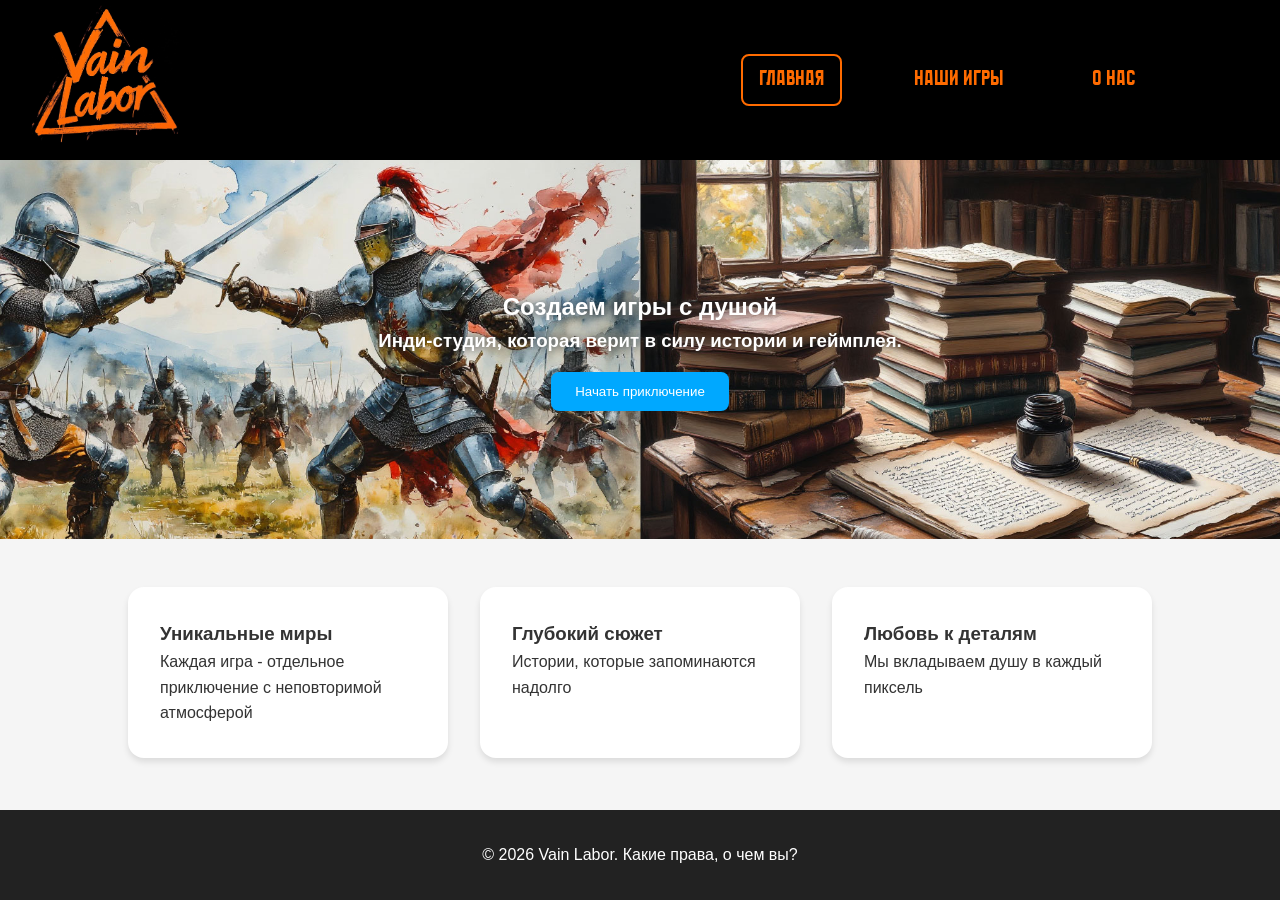
<file: index.html>
<!Doctype html>
<html lang="en">
<head>
    <meta charset="UTF-8">
    <title>Vain Labor</title>
    <link rel="stylesheet" href="css/style.css">
    <link rel="stylesheet" href="css/index.css">
</head>
<body class="page-home">
<div id="header-placeholder"></div>

<main class="main">
    <section class="parallax-container" id="parallaxContainer">
        <img src="content/img/parallax-common-2.png" alt="background" class="parallax-background" id="parallaxBg">
        <div class="content">
            <div class="inner-content">
                <h1>Создаем игры с душой</h1>
                <h3>Инди-студия, которая верит в силу истории и геймплея.</h3>
                <button id="cta-button" onclick="window.location.href='games.html'">Начать приключение</button>
            </div>
        </div>
    </section>

    <section class="features">
        <div class="feature-card" data-anim="fadeIn">
            <h3>Уникальные миры</h3>
            <p>Каждая игра - отдельное приключение с неповторимой атмосферой</p>
        </div>
        <div class="feature-card" data-anim="fadeIn">
            <h3>Глубокий сюжет</h3>
            <p>Истории, которые запоминаются надолго</p>
        </div>
        <div class="feature-card" data-anim="fadeIn">
            <h3>Любовь к деталям</h3>
            <p>Мы вкладываем душу в каждый пиксель</p>
        </div>
    </section>
</main>

<div id="footer-placeholder"></div>

<script src="js/main.js"></script>
<script src="js/components-loader.js"></script>
<script src="js/animations.js"></script>
<script src="js/parallax.js"></script>
</body>
</html>
</file>
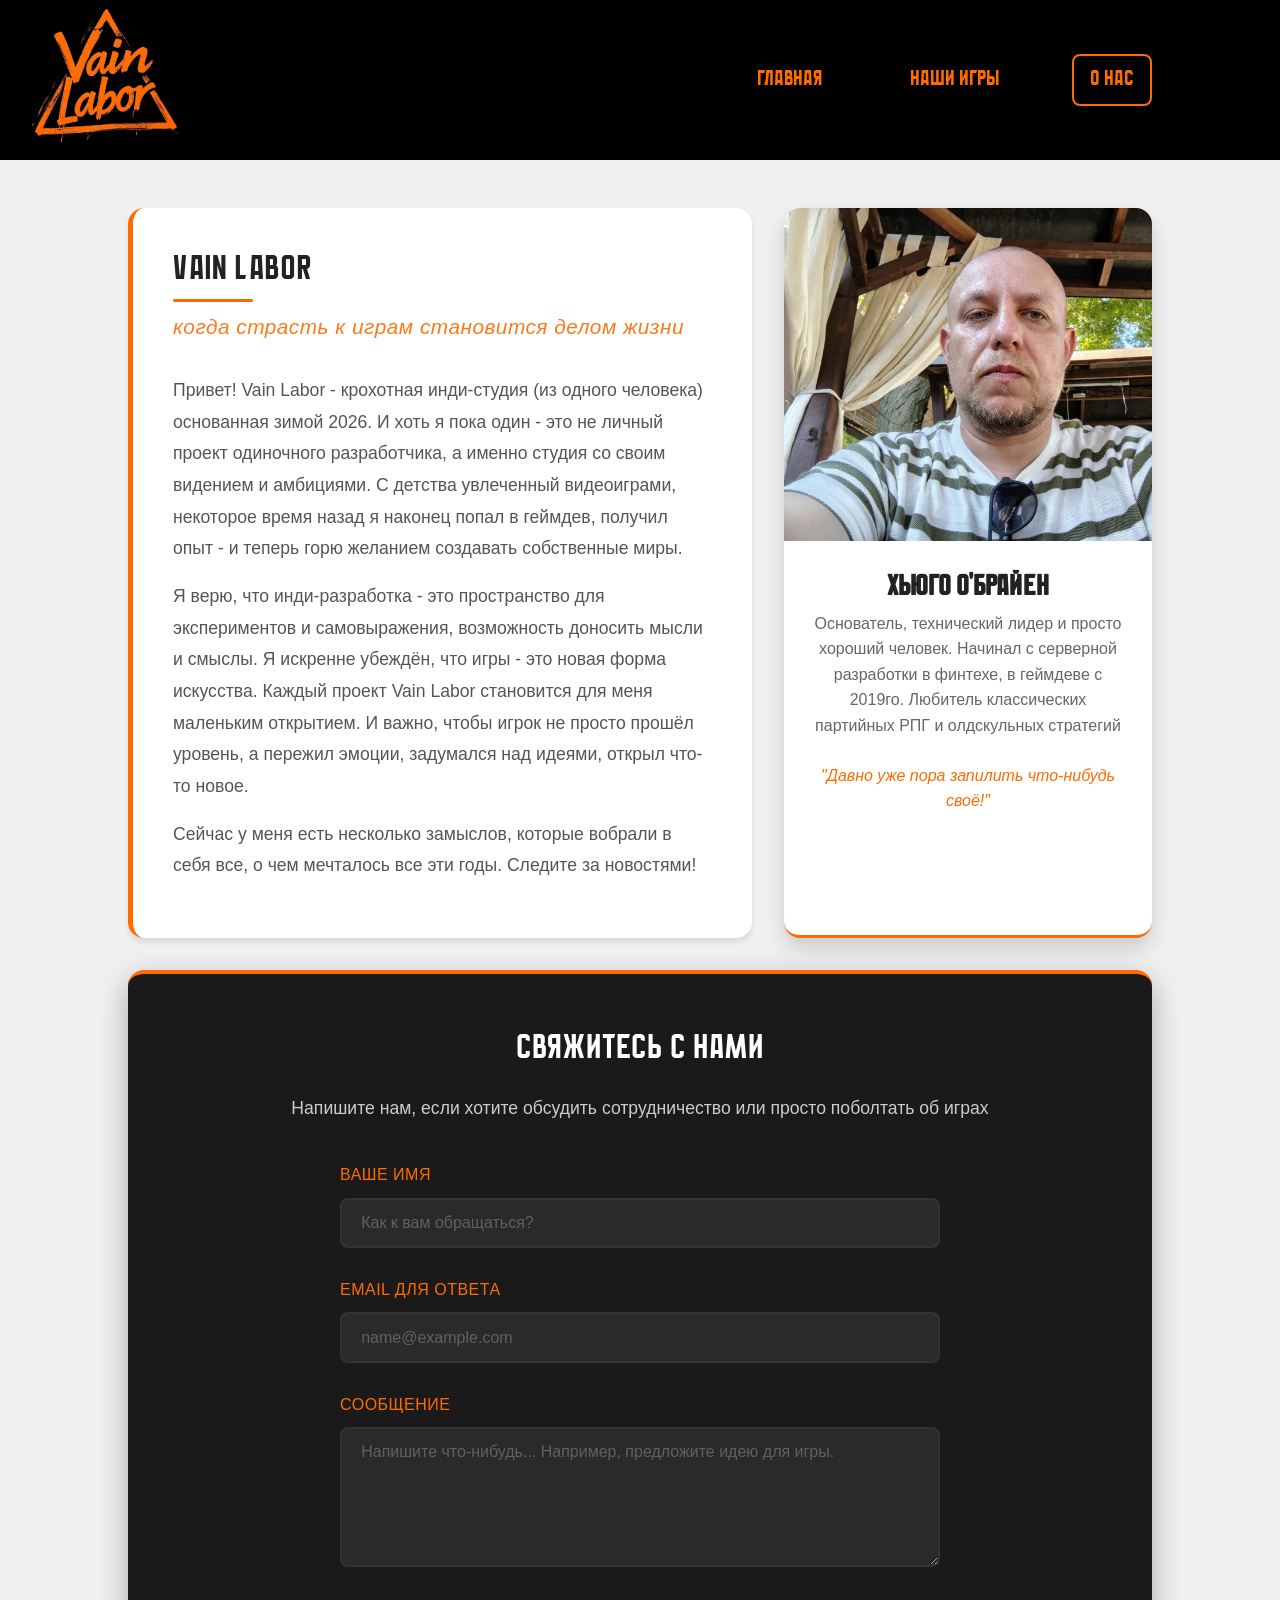
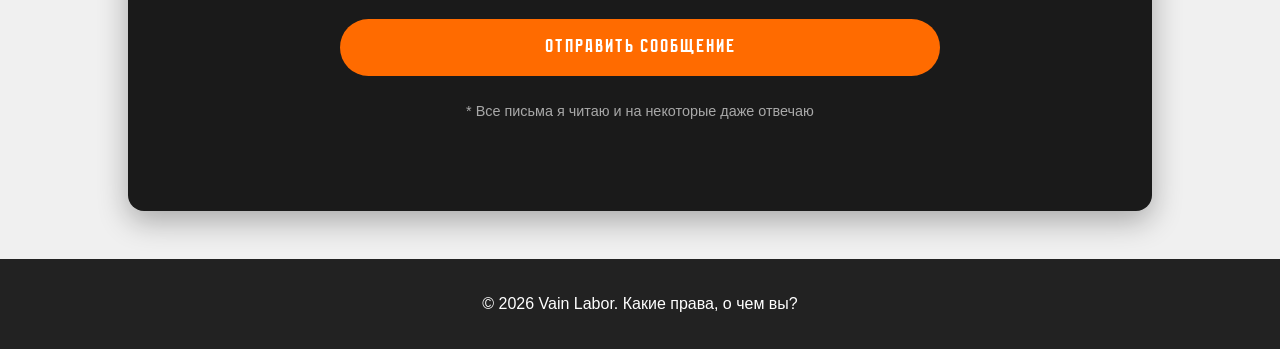
<file: about.html>
<!Doctype html>
<html lang="en">
<head>
    <meta charset="UTF-8">
    <title>Vain Labor | О нас</title>
    <link rel="stylesheet" href="css/style.css">
    <link rel="stylesheet" href="css/about.css">
</head>
<body class="page-about">
<div id="header-placeholder"></div>

<main class="main">
    <div class="about-section">

        <div class="about-container">
            <section class="company-description" data-anim="fadeIn">
                <h1>Vain Labor</h1>
                <div class="subhead">когда страсть к играм становится делом жизни</div>
                <p>
                    Привет! Vain Labor - крохотная инди-студия (из одного человека) основанная зимой 2026. И хоть я пока
                    один - это не личный проект одиночного разработчика, а именно студия со своим видением и амбициями.
                    С детства увлеченный видеоиграми, некоторое время назад я наконец попал в геймдев, получил опыт - и
                    теперь горю желанием создавать собственные миры.
                </p>
                <p>
                    Я верю, что инди-разработка - это пространство для экспериментов и самовыражения, возможность доносить
                    мысли и смыслы. Я искренне убеждён, что игры - это новая форма искусства. Каждый проект Vain Labor
                    становится для меня маленьким открытием. И важно, чтобы игрок не просто прошёл уровень, а пережил эмоции,
                    задумался над идеями, открыл что-то новое.
                </p>
                <p>
                    Сейчас у меня есть несколько замыслов, которые вобрали в себя все, о чем мечталось все эти годы. Следите за новостями!
                </p>
            </section>

            <section class="team">
                <div class="member" data-anim="zoomIn">
                    <img src="content/img/face_one.jpg" alt="Фото автора">
                    <h3>Хьюго О'Брайен</h3>
                    <p>
                        Основатель, технический лидер и просто хороший человек. Начинал с серверной разработки в финтехе, в
                        геймдеве с 2019го. Любитель классических партийных РПГ и олдскульных стратегий
                    </p>
                    <p style="padding-top: 0; font-style: italic;">"Давно уже пора запилить что-нибудь своё!"</p>
                </div>
            </section>
        </div>

        <section class="contact-form-section" data-anim="slideUp">
            <h2>Свяжитесь с нами</h2>
            <p>Напишите нам, если хотите обсудить сотрудничество или просто поболтать об играх</p>

            <form class="contact-form" id="mail_form" method="POST" enctype="multipart/form-data">

                <div class="form-group">
                    <label for="fc-generated-1-name">Ваше имя</label>
                    <input type="text" id="fc-generated-1-name" name="name" placeholder="Как к вам обращаться?" required>
                </div>

                <div class="form-group">
                    <label for="fc-generated-1-email">Email для ответа</label>
                    <input type="email" id="fc-generated-1-email" name="email" placeholder="name@example.com" required>
                </div>

                <div class="form-group">
                    <label for="fc-generated-1-message">Сообщение</label>
                    <textarea id="fc-generated-1-message" name="message" placeholder="Напишите что-нибудь... Например, предложите идею для игры." required></textarea>
                </div>

                <button type="submit" class="submit-btn" id="submit-btn">Отправить сообщение</button>
                <div id="form-status" style="text-align: center; margin-top: 1rem; padding: 0.5rem; border-radius: 0.5rem; display: none;"></div>
            </form>
            <p style="text-align: center; margin-top: 1.5rem; font-size: 0.9rem; opacity: 0.8;">* Все письма я читаю и на некоторые даже отвечаю</p>
        </section>
    </div>
</main>

<div id="footer-placeholder"></div>

<script src="js/main.js"></script>
<script src="js/components-loader.js"></script>
<script src="js/animations.js"></script>

<script>
    document.getElementById('mail_form').addEventListener('submit', async function(e) {
        e.preventDefault();

        const form = e.target;

        const submitBtn = document.getElementById('submit-btn');
        const statusDiv = document.getElementById('form-status');

        statusDiv.style.display = 'block';
        statusDiv.style.backgroundColor = '#333';
        statusDiv.style.color = '#ff6b00';
        statusDiv.textContent = 'Отправка...';

        submitBtn.disabled = true;
        submitBtn.textContent = 'Отправляем...';

        const formData = new FormData(form);
        const urlEncodedData = new URLSearchParams(formData).toString();

        try {
            const response = await fetch('https://formcarry.com/s/8eF_uJWAQYs', {
                method: 'POST',
                body: urlEncodedData,
                headers: {
                    'Content-Type': 'application/x-www-form-urlencoded',
                    'Accept': 'application/json'
                }
            });

            if (response.ok) {
                // Успех
                statusDiv.style.backgroundColor = '#4CAF50';
                statusDiv.style.color = 'white';
                statusDiv.textContent = '✓ Спасибо! Сообщение отправлено. Мы скоро ответим!';
                form.reset();


                setTimeout(() => {
                    statusDiv.style.display = 'none';
                }, 5000);
            } else {
                throw new Error('Ошибка отправки');
            }
        } catch (error) {
            statusDiv.style.backgroundColor = '#f44336';
            statusDiv.style.color = 'white';
            statusDiv.textContent = '✗ Что-то пошло не так. Попробуйте позже или напишите нам напрямую.';
        } finally {
            submitBtn.disabled = false;
            submitBtn.textContent = 'Отправить сообщение';

            setTimeout(() => {
                statusDiv.style.display = 'none';
            }, 5000);
        }
    });
</script>
</body>
</html>
</file>
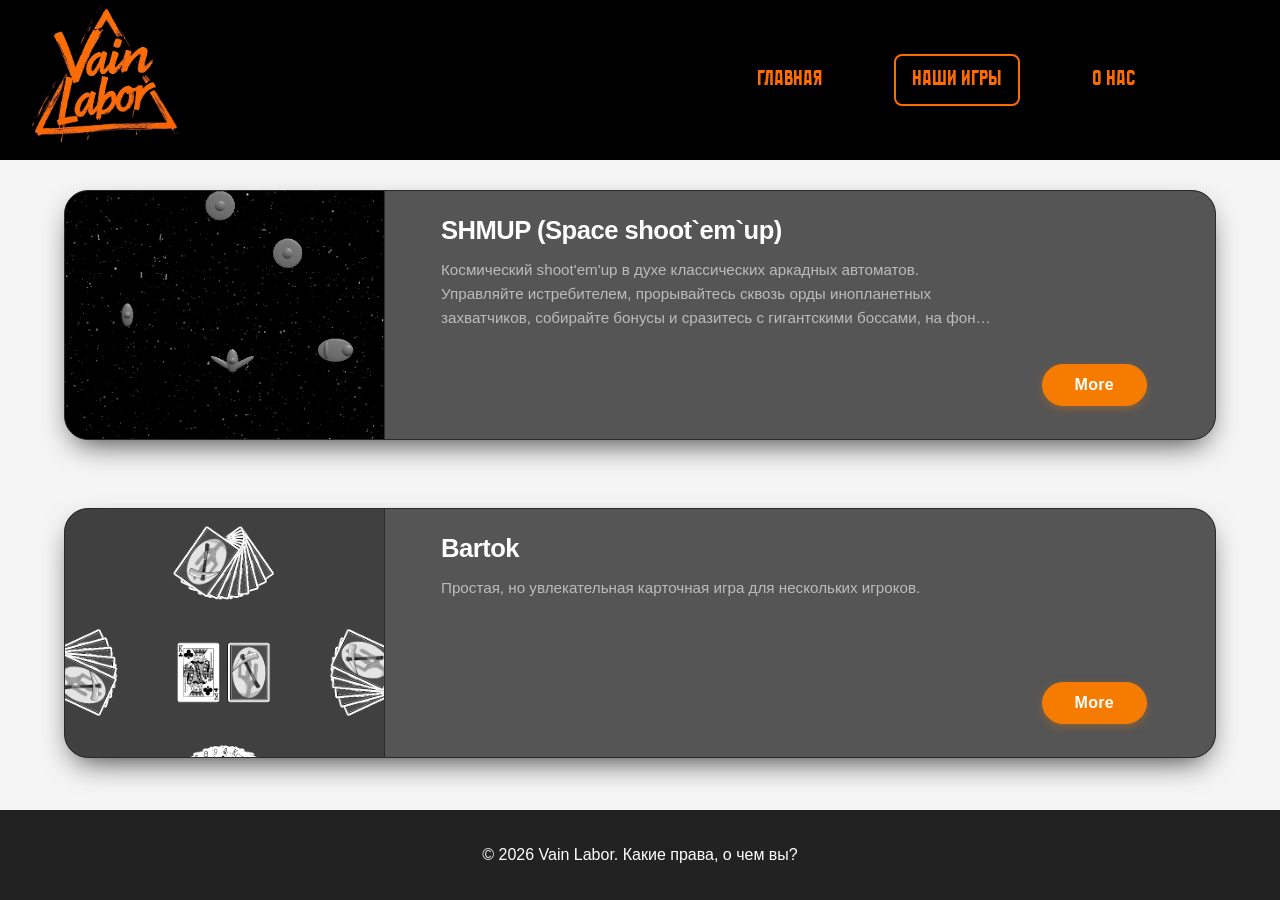
<file: games.html>
<!Doctype html>
<html lang="en">
<head>
    <meta charset="UTF-8">
    <title>Vain Labor</title>
    <link rel="stylesheet" href="css/style.css">
    <link rel="stylesheet" href="css/games.css">
    <link rel="stylesheet" href="css/modal.css">
</head>
<body class="page-home">
<div id="header-placeholder"></div>

<main class="main">
    <section class="cards-grid">
        <div class="game-card" data-anim="slideUp">
            <div class="card-preview">
                <img class="preview-img" src="content/img/games/shmup.png" alt="Space Shoot`Em`Up">
            </div>
            <div class="card-content">
                <h2 class="game-title">SHMUP (Space shoot`em`up)</h2>
                <p class="game-desc">Космический shoot'em'up в духе классических аркадных автоматов. Управляйте истребителем,
                прорывайтесь сквозь орды инопланетных захватчиков, собирайте бонусы и сразитесь с гигантскими боссами, на
                фоне звездных просторов.</p>
                <button class="details-button" type="button" onclick="modalManager.open('shmup-popup.html')">More</button>
            </div>
        </div>
        <div class="game-card" data-anim="slideUp">
            <div class="card-preview">
                <img class="preview-img" src="content/img/games/bartok.png" alt="Bartok">
            </div>
            <div class="card-content">
                <h2 class="game-title">Bartok</h2>
                <p class="game-desc">Простая, но увлекательная карточная игра для нескольких игроков.</p>
                <button class="details-button" type="button" onclick="modalManager.open('bartok-popup.html')">More</button>
            </div>
        </div>
    </section>
</main>

<div id="footer-placeholder"></div>

<script src="js/main.js"></script>
<script src="js/animations.js"></script>
<script src="js/components-loader.js"></script>
<script src="js/game-cards.js"></script>
</body>
</html>
</file>
<file: css/style.css>
* {
    margin: 0;
    padding: 0;
    box-sizing: border-box;
}

@font-face {
    font-family: 'Stengazeta';
    src: url('../content/fonts/Stengazeta-Regular_5.ttf') format('truetype');
    font-weight: 400;
    font-style: normal;
    font-display: swap;
}

html {
    height: 100%;
}

body {
    font-family: 'Segoe UI', sans-serif;
    line-height: 1.6;
    color: #333;
    background-color: #f5f5f5;
    min-height: 100vh;
    display: flex;
    flex-direction: column;
    margin: 0;
}

.main {
    flex: 1 0 auto;
}

.header {
    display: flex;
    justify-content: space-between;
    align-items: center;
    padding-left: 30px;
    padding-right: 10%;
    background-color: #000;
    color: white;
    z-index: 100;
    top: 0;
    left: 0;
    right: 0;
    height: 160px;
}

.logo {
    font-size: 1.5rem;
    font-weight: bold;
}
.logo img {
    max-height: 150px;
}

.nav {
    display: flex;
    gap: 3.5rem;
}

.nav-link {
    color: #ff6b00;
    text-decoration: none;
    font-weight: 500;
    font-size: 1.4rem;
    padding: 0.5rem 1rem;
    border-radius: 0.25rem;
    transition:
            color 0.3s ease,
            background-color 0.3s ease,
            transform 0.2s ease;
    display: inline-block;
    font-family: 'Stengazeta', sans-serif;
    line-height: 1.6;
}

.nav-link:hover {
    color: #000000;
    background-color: #ff6b00;
    transform: translateY(-2px);
}

.nav-link.active {
    border: 2px solid #ff6b00;
    border-radius: 0.5rem;
    padding: calc(0.5rem - 2px) 1rem;
    background-color: transparent;
    transition: none;
}
.nav-link.active:hover {
    color: #ff6b00;
    background-color: transparent;
    transform: none;
    box-shadow: none;
}



#cta-button {
    margin-top: 1rem;
    padding: 0.75rem 1.5rem;
    background-color: #00a8ff;
    color: white;
    border: none;
    border-radius: 0.5rem;
    cursor: pointer;
    transition: background-color 0.3s;
}

.features{
    display: grid;
    grid-template-columns: repeat(3, 1fr);
    gap: 2rem;
    padding: 3rem 10%;
}

.member {
    background-color: white;
    border-radius: 1rem;
    overflow: hidden;
    box-shadow: 0 4px 6px rgba(0, 0, 0, 0.1);
    opacity: 0;
    transition: opacity 0.6s, transform 0.6s;
}

.footer {
    text-align: center;
    padding: 2rem;
    background-color: #222;
    color: white;
}

/* Анимации */
.fadeIn {
    opacity: 1 !important;
    transform: translateY(0) !important;
}

.slideUp {
    opacity: 1 !important;
    transform: translateY(0) !important;
}

.zoomIn {
    opacity: 1 !important;
    transform: scale(1) !important;
}
</file>
<file: css/index.css>
.parallax-container {
    position: relative;
    width: 100%;
    height: 100%;
    overflow: hidden;
}
.parallax-background {
    position: absolute;
    height: 100%;
    width: auto;
    left: 50%;
    transform: translateX(-50%);
    max-width: none;
    min-width: 100%;
    user-select: none;
}
.content {
    position: relative;
    z-index: 10;
    color: white;
    text-align: center;
    padding-top: 10%;
    padding-bottom: 10%;
    text-shadow: 0 0 10px #333333;
}

#cta-button:hover {
    background-color: #008cd6;
    transform: scale(1.05);
}

.feature-card {
    background-color: white;
    padding: 2rem;
    border-radius: 1rem;
    box-shadow: 0 4px 6px rgba(0, 0, 0, 0.1);
    opacity: 0;
    transform: translateY(20px);
    transition: opacity 0.5s, transform 0.5s;
}
</file>
<file: css/about.css>
.about-section {
    margin: 0 auto;
    padding: 3rem 10%;
}

.about-container {
    display: flex;
    flex-wrap: wrap;
    gap: 2rem;
}

.company-description {
    flex: 1 1 60%;
    min-width: 300px;
    background-color: white;
    padding: 2.5rem;
    border-radius: 1rem;
    box-shadow: 0 4px 6px rgba(0, 0, 0, 0.1);
    border-left: 5px solid #ff6b00;
}

.company-description h1 {
    font-size: 2.2rem;
    color: #222;
    margin-bottom: 0.5rem;
    font-family: 'Stengazeta', sans-serif;
    letter-spacing: 1px;
    line-height: 1.3;
    font-weight: 500;
    border-left: none;
    padding-left: 0;
    position: relative;
    display: inline-block;
}

.company-description h1::after {
    content: '';
    position: absolute;
    bottom: -8px;
    left: 0;
    width: 80px;
    height: 3px;
    background-color: #ff6b00;
    border-radius: 3px;
}

.company-description .subhead {
    font-size: 1.3rem;
    color: #ff6b00;
    margin-bottom: 2rem;
    font-style: italic;
    font-weight: 300;
    letter-spacing: 0.5px;
    opacity: 0.9;
    padding-top: 0.5rem;
}

.company-description p {
    margin-bottom: 1rem;
    font-size: 1.1rem;
    color: #555;
    line-height: 1.8;
}

.company-description p:first-of-type {
    margin-top: 1.5rem;
}

.team {
    flex: 1 1 35%;
    min-width: 250px;
    display: flex;
    justify-content: center;
}

.member {
    max-width: 400px;
    width: 100%;
    text-align: center;
    background-color: white;
    border-radius: 1rem;
    overflow: hidden;
    box-shadow: 0 10px 20px rgba(0, 0, 0, 0.15);
    transition: transform 0.3s ease, box-shadow 0.3s ease;
    border-bottom: 3px solid #ff6b00;
    /*margin: 0 auto 3rem auto;*/
}

.member:hover {
    transform: translateY(-5px);
    box-shadow: 0 15px 30px rgba(0, 0, 0, 0.2);
}

.member img {
    width: 100%;
    height: auto;
    display: block;
    filter: grayscale(20%);
}

.member h3 {
    margin-top: 1.5rem;
    font-size: 1.8rem;
    color: #222;
    font-family: 'Stengazeta', sans-serif;
}

.member p {
    padding: 0 1.5rem 1.5rem 1.5rem;
    color: #666;
}

.member p:last-child {
    color: #ff6b00;
    font-weight: 500;
}

.contact-form-section {
    background-color: #1a1a1a;
    border-radius: 1rem;
    padding: 3rem;
    margin-top: 2rem;
    color: #f5f5f5;
    box-shadow: 0 10px 30px rgba(0, 0, 0, 0.3);
    border-top: 4px solid #ff6b00;
}

.contact-form-section h2 {
    font-size: 2.2rem;
    margin-bottom: 1rem;
    text-align: center;
    color: white;
    font-family: 'Stengazeta', sans-serif;
    letter-spacing: 1px;
    font-weight: 500;
}

.contact-form-section > p {
    text-align: center;
    margin-bottom: 2.5rem;
    color: #ccc;
    font-size: 1.1rem;
}

.contact-form {
    max-width: 600px;
    margin: 0 auto;
}

.form-group {
    margin-bottom: 1.8rem;
}

.form-group label {
    display: block;
    margin-bottom: 0.6rem;
    font-weight: 500;
    font-size: 1rem;
    color: #ff6b00;
    text-transform: uppercase;
    letter-spacing: 0.5px;
}

.form-group input,
.form-group textarea {
    width: 100%;
    padding: 0.9rem 1.2rem;
    border: 2px solid #333;
    border-radius: 0.5rem;
    font-size: 1rem;
    font-family: inherit;
    background-color: #2a2a2a;
    color: white;
    transition: all 0.3s ease;
}

.form-group input:focus,
.form-group textarea:focus {
    outline: none;
    border-color: #ff6b00;
    background-color: #333;
    box-shadow: 0 0 0 3px rgba(255, 107, 0, 0.2);
}

.form-group input::placeholder,
.form-group textarea::placeholder {
    color: #777;
    opacity: 0.7;
}

.form-group textarea {
    min-height: 140px;
    resize: vertical;
}

.submit-btn {
    background-color: #ff6b00;
    color: white;
    padding: 1rem 2rem;
    font-size: 1.2rem;
    border-radius: 3rem;
    cursor: pointer;
    width: 100%;
    transition: all 0.3s ease;
    font-family: 'Stengazeta', sans-serif;
    letter-spacing: 2px;
    text-transform: uppercase;
    margin-top: 1rem;
    border: 2px solid transparent;
}

.submit-btn:hover {
    background-color: #ff8533;
    transform: translateY(-3px);
    box-shadow: 0 10px 20px rgba(255, 107, 0, 0.3);
}

.submit-btn:active {
    transform: translateY(0);
    box-shadow: none;
}

.form-note {
    text-align: center;
    margin-top: 2rem;
    font-size: 0.9rem;
    color: #888;
    border-top: 1px solid #333;
    padding-top: 1.5rem;
}

.form-note a {
    color: #ff6b00;
    text-decoration: none;
    transition: color 0.2s;
}

.form-note a:hover {
    color: #ff8533;
    text-decoration: underline;
}

@media (max-width: 768px) {
    .about-section {
        padding: 2rem 5%;
    }
    .about-container {
        flex-direction: column;
    }
    .contact-form-section {
        padding: 2rem 1.5rem;
    }
    .company-description, .team {
        flex: 1 1 100%;
        min-width: auto;
    }
    .company-description h1 {
        font-size: 1.8rem;
    }
    .company-description .subhead {
        font-size: 1.1rem;
    }
}

.page-about .main {
    background-color: #f0f0f0;
}
</file>
<file: css/games.css>
.cards-grid {
    width: 100%;
    display: flex;
    flex-direction: column;
    gap: 0.5rem;
}

.game-card {
    display: flex;
    flex-wrap: wrap;
    background-color: #111;
    border: 1px solid #2a2a2a;
    border-radius: 24px;
    overflow: hidden;
    box-shadow: 0 12px 30px -10px rgba(0, 0, 0, 0.8), 0 0 0 1px rgba(245, 124, 0, 0.2) inset;
    transition: transform 0.2s ease, border-color 0.2s, box-shadow 0.3s;

    max-width: 90%;
    margin: 30px 5%;

    height: 250px;
}

.game-card:hover {
    transform: translateY(-4px);
    border-color: #f57c00;
    box-shadow: 0 20px 35px -12px #f57c0033, 0 0 0 1px #f57c00 inset;
}

.game-card:hover .card-content {
    background-color: #707070;
}

.card-preview {
    flex: 0 0 320px;
    background-color: #1e1e1e;
    display: flex;
    align-items: center;
    justify-content: center;
    border-right: 1px solid #2a2a2a;
}

.preview-img {
    width: 100%;
    height: 100%;
    object-fit: cover;
    aspect-ratio: 1/1;
    display: block;
    background: #232323;
    filter: grayscale(100%) contrast(1.2);
    transition: filter 0.3s ease;
}

.game-card:hover .preview-img {
    filter: grayscale(30%) contrast(1.1);
}

.card-content {
    position: relative;
    min-height: 140px;
    flex: 1 1 260px;
    padding: 1.5rem 3.5rem;
    background-color: #555555;
    display: flex;
    flex-direction: column;
    gap: 0.5rem;
}

.game-title {
    font-size: 1.6rem;
    font-weight: 600;
    line-height: 1.2;
    color: #ffffff;
    letter-spacing: -0.02em;
}

.game-desc {
    color: #bcbcbc;
    font-size: 0.95rem;
    margin-top: 0.25rem;
    max-width: 550px;
    display: -webkit-box;
    -webkit-line-clamp: 3;
    -webkit-box-orient: vertical;
    overflow: hidden;
    text-overflow: ellipsis;
}

.details-button {
    position: absolute;
    bottom: 6.5rem;
    right: 4.25rem;
    display: inline-flex;
    align-items: center;
    justify-content: center;
    background-color: #f57c00;
    color: #ffffff;
    font-weight: 600;
    font-size: 1rem;
    padding: 0.7rem 2rem;
    border: 1px solid #f57c00;
    border-radius: 60px;
    text-decoration: none;
    letter-spacing: 0.3px;
    transition: background-color 0.2s, color 0.2s, box-shadow 0.2s, border-color 0.2s;
    white-space: nowrap;
    box-shadow: 0 3px 8px rgba(245, 123, 0, 0.3);
}

.details-button:hover {
    background-color: #ffffff;
    color: #000000;
    border-color: #ffffff;
    box-shadow: 0 4px 12px rgba(245, 124, 0, 0.4);
    transform: scale(1.02);
}

@media (max-width: 720px) {
    .game-card {
        flex-direction: column;
    }

    .card-preview {
        flex-basis: auto;
        width: 100%;
        border-right: none;
        border-bottom: 1px solid #2a2a2a;
        max-height: 200px;
    }

    .preview-img {
        aspect-ratio: 16/9;
        width: 100%;
        object-fit: cover;
    }

    .card-action {
        border-left: none;
        border-top: 1px solid #2a2a2a;
        justify-content: flex-start;
        padding: 1rem 1.25rem 1.5rem 1.25rem;
    }

    .details-button {
        width: 100%;
        justify-content: center;
    }
}

@media (max-width: 480px) {
    .card-content {
        padding: 1.25rem 1rem;
    }

    .game-title {
        font-size: 1.4rem;
    }
}
</file>
<file: css/modal.css>
.modal-overlay {
    position: fixed;
    top: 0;
    left: 0;
    width: 100%;
    height: 100%;
    background-color: rgba(0, 0, 0, 0.8);
    display: flex;
    justify-content: center;
    align-items: center;
    z-index: 1000;
}

.modal-content {
    background-color: #fff;
    border-radius: 8px;
    box-shadow: 0 10px 30px rgba(0, 0, 0, 0.3);
    width: 90%;
    max-width: 500px;
    overflow: hidden;
    position: relative;
}

.modal-close {
    position: absolute;
    top: 15px;
    right: 15px;
    background: none;
    border: none;
    font-size: 40px;
    -webkit-text-stroke: 2px #ff6b00;
    color: #333;
    cursor: pointer;
    padding: 0;
    line-height: 1;
    z-index: 10;
}

.modal-close:hover {
    color: #ff6b00;
}

.modal-header {
    position: relative;
    padding: 0;
    margin: 0;
    height: 200px;
}

.modal-logo {
    width: 100%;
    height: 100%;
    object-fit: cover;
    display: block;
}

.modal-header h1 {
    position: absolute;
    top: 50%;
    left: 50%;
    transform: translate(-50%, -50%);
    margin: 0;
    font-size: 36px;
    font-weight: bold;
    color: #fff;
    text-transform: uppercase;
    letter-spacing: 2px;

    -webkit-text-stroke: 2px #ff6b00;
}

.modal-body {
    padding: 25px;
    color: #333;
    line-height: 1.6;
}

.modal-body p {
    margin: 15px 0;
}

.release-info {
    font-style: italic;
    color: #666;
    font-size: 14px;
    margin-top: 20px;
    text-align: center;
    border-top: 1px solid #eee;
    padding-top: 15px;
}

@media (max-width: 600px) {
    .modal-content {
        width: 95%;
        margin: 10px;
    }

    .modal-header {
        padding: 20px 15px;
    }

    .modal-body {
        padding: 20px;
    }
}
</file>
